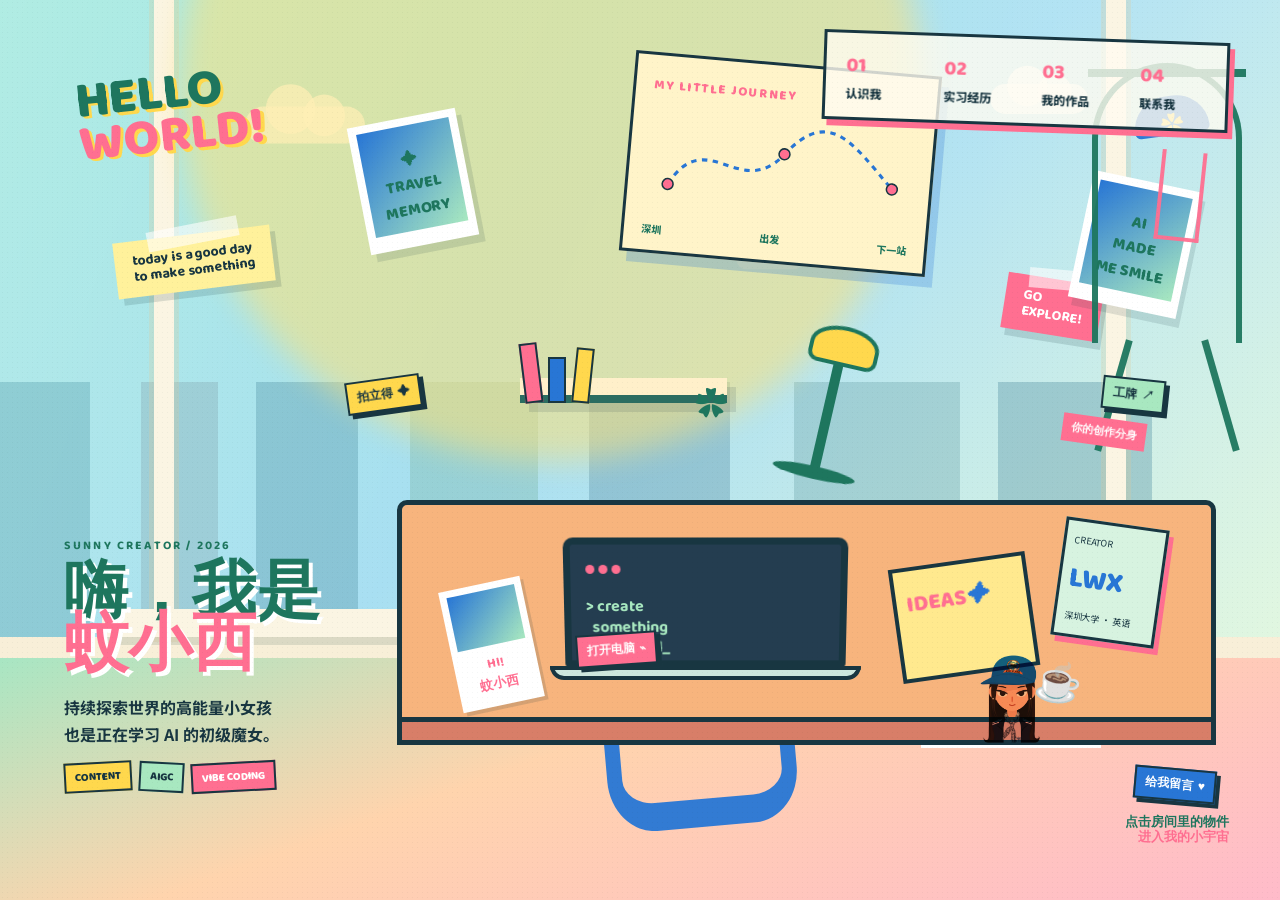
<file: index.html>
<!doctype html>
<html lang="zh-CN">
  <head>
    <meta charset="UTF-8" />
    <meta name="viewport" content="width=device-width, initial-scale=1.0" />
    <title>欢迎来到蚊小西的世界</title>
    <meta
      name="description"
      content="蚊小西的个人创作房间：内容运营、AIGC 视频、Vibe Coding 与个人作品。"
    />
    <link rel="preconnect" href="https://fonts.googleapis.com" />
    <link rel="preconnect" href="https://fonts.gstatic.com" crossorigin />
    <link
      href="https://fonts.googleapis.com/css2?family=Baloo+2:wght@500;600;700;800&family=Noto+Sans+SC:wght@400;500;700;800&display=swap"
      rel="stylesheet"
    />
    <link rel="stylesheet" href="styles.css" />
  </head>
  <body>
    <div class="loader" id="loader">
      <div class="loader-sun"></div>
      <div class="loader-window">
        <div class="loader-cloud cloud-one"></div>
        <div class="loader-cloud cloud-two"></div>
        <div class="loader-city"></div>
        <div class="loader-sill"></div>
      </div>
      <div class="loader-copy">
        <p class="eyebrow">LWX / PERSONAL WORLD</p>
        <h1>欢迎来到<br /><span>蚊小西的世界</span></h1>
        <p id="loadingLine">收集灵感中...</p>
        <div class="loader-progress"><span id="progressBar"></span></div>
      </div>
      <div class="loader-sticker sticker-star">✦</div>
      <div class="loader-sticker sticker-heart">♥</div>
    </div>

    <main class="room" id="room">
      <div class="sun-glow"></div>
      <div class="sky">
        <div class="sky-cloud cloud-a"></div>
        <div class="sky-cloud cloud-b"></div>
        <div class="sky-cloud cloud-c"></div>
        <div class="cityline"></div>
        <div class="window-frame window-frame-left"></div>
        <div class="window-frame window-frame-right"></div>
        <div class="window-sill"></div>
      </div>

      <div class="wall">
        <div class="wall-title">HELLO<br /><span>WORLD!</span></div>
        <div class="map-card">
          <span class="map-label">MY LITTLE JOURNEY</span>
          <svg viewBox="0 0 340 160" role="img" aria-label="旅途地图">
            <path d="M28 110 C72 28, 122 125, 174 59 S260 37, 315 92" />
            <circle cx="28" cy="110" r="7" />
            <circle cx="174" cy="59" r="7" />
            <circle cx="315" cy="92" r="7" />
          </svg>
          <div class="map-places"><span>深圳</span><span>出发</span><span>下一站</span></div>
        </div>
        <div class="tape-note note-one">today is a good day<br />to make something</div>
        <div class="tape-note note-two">GO<br />EXPLORE!</div>
        <div class="photo-polaroid polaroid-one"><div>✦<br />TRAVEL<br />MEMORY</div></div>
        <div class="photo-polaroid polaroid-two"><div>AI<br />MADE<br />ME SMILE</div></div>
        <div class="clothes-rack">
          <div class="rack-bar"></div>
          <div class="rack-leg leg-one"></div>
          <div class="rack-leg leg-two"></div>
          <div class="hat">✿</div>
          <div class="hanger"></div>
        </div>
      </div>

      <div class="floor"></div>

      <section class="desk-scene">
        <div class="desk-back">
          <div class="desk-lamp"><span></span></div>
          <div class="desk-shelf">
            <span class="book book-pink"></span>
            <span class="book book-blue"></span>
            <span class="book book-yellow"></span>
            <span class="tiny-plant">✿</span>
          </div>
        </div>
        <div class="desk-top">
          <div class="laptop">
            <div class="laptop-screen">
              <span class="terminal-dot"></span><span class="terminal-dot"></span><span class="terminal-dot"></span>
              <p>&gt; create<br />&nbsp; something<br />&nbsp; delightful_</p>
            </div>
            <div class="laptop-base"></div>
          </div>
          <div class="notebook"><span>IDEAS</span><i>✦</i></div>
          <div class="id-card"><span>CREATOR</span><strong>LWX</strong><small>深圳大学 · 英语</small></div>
          <div class="instant-photo">HI!<br /><b>蚊小西</b></div>
          <div class="coffee">☕</div>
          <div class="desk-edge"></div>
        </div>
        <div class="chair"></div>
        <div class="character-wrap">
          <div class="character-caption">你的创作分身</div>
          <img src="public/assets/lwx-character.png" alt="蚊小西的动漫人物分身" class="character" />
        </div>
      </section>

      <div class="hero-copy">
        <p class="eyebrow">SUNNY CREATOR / 2026</p>
        <h2>嗨，我是<br /><em>蚊小西</em></h2>
        <p class="hero-intro">持续探索世界的高能量小女孩<br />也是正在学习 AI 的初级魔女。</p>
        <div class="hero-tags"><span>CONTENT</span><span>AIGC</span><span>VIBE CODING</span></div>
      </div>

      <nav class="room-nav" aria-label="页面导航">
        <button class="nav-item" data-panel="about"><b>01</b><span>认识我</span></button>
        <button class="nav-item" data-panel="experience"><b>02</b><span>实习经历</span></button>
        <button class="nav-item" data-panel="works"><b>03</b><span>我的作品</span></button>
        <button class="nav-item" data-panel="contact"><b>04</b><span>联系我</span></button>
      </nav>

      <div class="hotspot hotspot-about" data-panel="about"><span>拍立得</span>✦</div>
      <div class="hotspot hotspot-experience" data-panel="experience"><span>工牌</span>↗</div>
      <div class="hotspot hotspot-works" data-panel="works"><span>打开电脑</span>⌁</div>
      <div class="hotspot hotspot-contact" data-panel="contact"><span>给我留言</span>♥</div>
      <div class="scroll-hint">点击房间里的物件<br /><span>进入我的小宇宙</span></div>
    </main>

    <div class="panel-backdrop" id="panelBackdrop"></div>
    <section class="content-panel" id="contentPanel" aria-hidden="true">
      <button class="panel-close" id="panelClose" aria-label="关闭">×</button>
      <div id="panelContent"></div>
    </section>

    <script src="script.js"></script>
  </body>
</html>
</file>
<file: styles.css>
:root {
  --mint: #a8e8c0;
  --green: #1e765e;
  --pink: #ff6f91;
  --coral: #ff8c73;
  --blue: #2876d5;
  --yellow: #ffd84d;
  --ink: #183641;
  --cream: #fff9ed;
  --paper: rgba(255, 252, 241, .93);
}

* { box-sizing: border-box; }
html, body { margin: 0; min-height: 100%; }
body {
  overflow: hidden;
  color: var(--ink);
  background: var(--cream);
  font-family: "Noto Sans SC", sans-serif;
}
button { font: inherit; }

.loader {
  position: fixed;
  inset: 0;
  z-index: 20;
  overflow: hidden;
  display: grid;
  place-items: center;
  background: #c3f3d2;
  transition: opacity .7s ease, visibility .7s ease;
}
.loader.is-done { opacity: 0; visibility: hidden; pointer-events: none; }
.loader-window {
  position: absolute;
  inset: 8vh 15vw 7vh;
  overflow: hidden;
  background: linear-gradient(#7ed2ef 0 58%, #d9f4d2 58%);
  border: 14px solid #fff8e6;
  box-shadow: 0 24px 0 rgba(27, 87, 76, .12), 0 35px 80px rgba(26, 96, 72, .18);
}
.loader-window:after { content: ""; position: absolute; inset: 0; background: linear-gradient(110deg, transparent 45%, rgba(255,255,255,.45) 50%, transparent 56%); }
.loader-city, .cityline {
  position: absolute;
  bottom: 0;
  width: 100%;
  height: 45%;
  background: linear-gradient(90deg, #62a8b5 0 7%, transparent 7% 11%, #8bb1ba 11% 17%, transparent 17% 20%, #5f9eb0 20% 28%, transparent 28% 32%, #82bdb1 32% 42%, transparent 42% 46%, #659ab0 46% 57%, transparent 57% 62%, #79aeb4 62% 75%, transparent 75% 78%, #609aaa 78% 90%, transparent 90%);
  opacity: .72;
}
.loader-sill { position: absolute; z-index: 2; bottom: 0; height: 12%; width: 100%; background: #fff9ed; }
.loader-sun { position: absolute; right: 14vw; top: 8vh; width: 150px; aspect-ratio: 1; border-radius: 50%; background: var(--yellow); opacity: .85; }
.loader-cloud, .sky-cloud { position: absolute; width: 150px; height: 46px; border-radius: 50px; background: rgba(255,255,255,.72); }
.loader-cloud:before, .sky-cloud:before { content: ""; position: absolute; left: 26px; bottom: 12px; width: 62px; height: 62px; border-radius: 50%; background: inherit; }
.loader-cloud:after, .sky-cloud:after { content: ""; position: absolute; right: 25px; bottom: 9px; width: 52px; height: 52px; border-radius: 50%; background: inherit; }
.cloud-one { top: 20%; left: 8%; } .cloud-two { top: 38%; right: 7%; transform: scale(.74); }
.loader-copy { position: relative; z-index: 4; text-align: center; margin-top: 3vh; }
.eyebrow { margin: 0 0 14px; letter-spacing: .18em; font: 700 12px "Baloo 2", sans-serif; color: var(--green); }
.loader h1 { margin: 0; color: var(--green); font-size: clamp(34px, 5vw, 70px); line-height: 1.08; letter-spacing: .04em; text-shadow: 4px 4px 0 #fff8e6; }
.loader h1 span { color: var(--pink); }
.loader-copy > p:last-of-type { margin: 20px 0 10px; color: var(--green); font-weight: 700; }
.loader-progress { width: min(270px, 55vw); height: 9px; margin: auto; border: 2px solid var(--green); border-radius: 9px; background: rgba(255,255,255,.4); overflow: hidden; }
.loader-progress span { display: block; width: 0; height: 100%; background: var(--pink); transition: width .15s linear; }
.loader-sticker { position: absolute; z-index: 3; font-size: 72px; color: var(--pink); transform: rotate(-18deg); }
.sticker-star { top: 13vh; left: 11vw; color: var(--yellow); } .sticker-heart { right: 12vw; bottom: 15vh; }

.room { position: relative; height: 100vh; min-height: 680px; overflow: hidden; background: var(--cream); isolation: isolate; }
.room:before { content: ""; position: absolute; inset: 0; z-index: 10; pointer-events: none; opacity: .2; background-image: radial-gradient(rgba(24,54,65,.22) .7px, transparent .7px); background-size: 5px 5px; mix-blend-mode: multiply; }
.sun-glow { position: absolute; z-index: 1; width: 58vw; height: 58vw; max-width: 800px; max-height: 800px; left: 14vw; top: -22vw; border-radius: 50%; background: rgba(255,225,119,.54); filter: blur(15px); }
.sky { position: absolute; z-index: 0; inset: 0 0 28%; background: linear-gradient(140deg, #9de8dc, #a8dff2 53%, #d8f4d7); border-bottom: 11px solid #f8efd8; }
.sky:after { content: ""; position: absolute; inset: 0; background: linear-gradient(110deg, rgba(255,255,255,.2), transparent 40%, rgba(255,255,255,.24)); }
.sky-cloud { z-index: 1; transform: scale(.8); } .cloud-a { top: 16%; left: 18%; } .cloud-b { top: 12%; right: 13%; transform: scale(.65); } .cloud-c { top: 37%; right: 34%; transform: scale(.45); opacity: .5; }
.cityline { z-index: 2; height: 40%; opacity: .42; background-color: transparent; bottom: 0; }
.window-frame { position: absolute; z-index: 3; top: 0; bottom: 0; width: 20px; background: #fbf5e3; box-shadow: 0 0 0 5px rgba(223, 197, 146, .25); }
.window-frame-left { left: 12%; } .window-frame-right { right: 12%; }
.window-sill { position: absolute; z-index: 4; bottom: 0; left: 8%; right: 8%; height: 28px; background: #fbf5e3; box-shadow: 0 8px 0 rgba(91, 115, 105, .18); }
.wall { position: absolute; z-index: 3; inset: 0; pointer-events: none; }
.wall-title { position: absolute; top: 8%; left: 6%; color: var(--green); font: 800 clamp(30px, 4vw, 68px)/.84 "Baloo 2", sans-serif; transform: rotate(-6deg); text-shadow: 3px 3px 0 var(--yellow); }
.wall-title span { color: var(--pink); }
.map-card { position: absolute; top: 7%; right: 27%; width: min(310px, 24vw); padding: 14px 18px; background: #fff4c9; border: 3px solid var(--ink); transform: rotate(5deg); box-shadow: 8px 10px 0 rgba(40,118,213,.25); }
.map-label { font: 800 13px "Baloo 2"; color: var(--pink); letter-spacing: .12em; }
.map-card svg { width: 100%; margin: 2px 0 -6px; } .map-card path { fill: none; stroke: var(--blue); stroke-width: 4; stroke-dasharray: 7 7; } .map-card circle { fill: var(--pink); stroke: var(--ink); stroke-width: 2; }
.map-places { display: flex; justify-content: space-between; color: var(--green); font-size: 10px; font-weight: 800; }
.tape-note { position: absolute; padding: 12px 18px; background: #fff19b; font: 700 14px "Baloo 2", sans-serif; line-height: 1.15; box-shadow: 5px 7px 0 rgba(24,54,65,.15); }
.tape-note:before { content: ""; position: absolute; top: -10px; left: 22%; width: 58%; height: 20px; background: rgba(255,255,255,.6); transform: rotate(-4deg); }
.note-one { top: 26%; left: 9%; transform: rotate(-7deg); } .note-two { top: 31%; right: 14%; background: var(--pink); color: #fff; transform: rotate(9deg); }
.photo-polaroid { position: absolute; padding: 8px 8px 16px; background: #fff; color: var(--green); text-align: center; font: 800 16px "Baloo 2"; box-shadow: 5px 8px 0 rgba(24,54,65,.13); }
.photo-polaroid div { width: 94px; aspect-ratio: 1 / 1.12; padding-top: 22px; background: linear-gradient(135deg, var(--blue), var(--mint)); }
.polaroid-one { left: 28%; top: 13%; transform: rotate(-11deg); } .polaroid-two { right: 7%; top: 20%; transform: rotate(12deg); }
.clothes-rack { position: absolute; top: 7%; right: 3%; width: 150px; height: 280px; border: 6px solid var(--green); border-bottom: 0; border-radius: 90px 90px 0 0; opacity: .95; }
.rack-bar { position: absolute; left: -10px; right: -10px; top: 0; height: 8px; background: var(--green); } .rack-leg { position: absolute; bottom: -110px; width: 7px; height: 115px; background: var(--green); } .leg-one { left: 12px; transform: rotate(16deg); } .leg-two { right: 12px; transform: rotate(-16deg); }
.hat { position: absolute; top: 27px; left: 35px; width: 75px; height: 39px; padding-top: 10px; border-radius: 45px 45px 8px 8px; background: var(--blue); color: var(--yellow); text-align: center; font-size: 23px; transform: rotate(-8deg); } .hanger { position: absolute; top: 82px; left: 60px; width: 45px; height: 90px; border: 4px solid var(--pink); border-top: 0; transform: rotate(6deg); }
.floor { position: absolute; z-index: 2; inset: 72% 0 0; background: linear-gradient(160deg, #a8e6c3, #ffd4ad 42%, #ffbbca); border-top: 10px solid #f8efd8; }
.desk-scene { position: absolute; z-index: 5; left: 31%; right: 5%; bottom: 7%; height: 55%; min-height: 390px; }
.desk-back { position: absolute; inset: 0 11% 27% 5%; }
.desk-shelf { position: absolute; left: 12%; top: 10%; width: 30%; height: 25px; border-bottom: 8px solid #2b6d61; background: #fff0ca; box-shadow: 9px 9px 0 rgba(24,54,65,.12); }
.book { display: inline-block; width: 18px; height: 60px; margin: -35px 2px 0; vertical-align: bottom; border: 2px solid var(--ink); } .book-pink { background: var(--pink); transform: rotate(-7deg); } .book-blue { background: var(--blue); height: 46px; } .book-yellow { background: var(--yellow); transform: rotate(6deg); height: 55px; } .tiny-plant { float: right; font-size: 32px; color: var(--green); }
.desk-lamp { position: absolute; left: 54%; top: 1%; width: 10px; height: 125px; background: var(--green); transform: rotate(13deg); transform-origin: bottom; } .desk-lamp:before { content: ""; position: absolute; left: -28px; top: -23px; width: 62px; height: 32px; border-radius: 50% 50% 10px 10px; background: var(--yellow); border: 4px solid var(--green); } .desk-lamp span { position: absolute; bottom: -8px; left: -37px; width: 84px; height: 13px; border-radius: 50%; background: var(--green); }
.desk-top { position: absolute; left: 0; right: 0; bottom: 22%; height: 46%; background: #f7b47d; border: 5px solid var(--ink); border-radius: 10px; box-shadow: 0 17px 0 rgba(24,54,65,.15); }
.desk-edge { position: absolute; left: -5px; right: -5px; bottom: -22px; height: 28px; background: #d87e68; border: 5px solid var(--ink); }
.laptop { position: absolute; left: 20%; top: 15%; width: 35%; } .laptop-screen { height: 130px; padding: 15px; border: 7px solid var(--ink); border-radius: 10px 10px 4px 4px; background: #243d50; color: #a8e8c0; font: 700 16px/1.3 "Baloo 2"; transform: perspective(420px) rotateX(-4deg); } .terminal-dot { display: inline-block; width: 9px; height: 9px; margin-right: 4px; border-radius: 50%; background: var(--pink); } .laptop-base { height: 14px; margin: -2px -14px 0; border: 4px solid var(--ink); border-radius: 0 0 14px 14px; background: #cde7dd; }
.notebook { position: absolute; right: 22%; top: 25%; width: 17%; aspect-ratio: 1.2; padding: 16px 10px; border: 4px solid var(--ink); background: #ffe98e; color: var(--pink); transform: rotate(-8deg); font: 800 22px "Baloo 2"; } .notebook i { color: var(--blue); }
.id-card { position: absolute; right: 6%; top: 8%; width: 104px; padding: 12px 8px; background: #d7f3e0; border: 3px solid var(--ink); transform: rotate(8deg); box-shadow: 5px 6px 0 var(--pink); } .id-card span, .id-card small { display: block; font-size: 9px; } .id-card strong { display: block; margin: 10px 0 8px; color: var(--blue); font: 800 28px "Baloo 2"; }
.instant-photo { position: absolute; left: 6%; bottom: 8%; width: 83px; padding: 7px 7px 11px; background: #fff; color: var(--pink); text-align: center; font: 700 13px "Baloo 2"; transform: rotate(-12deg); box-shadow: 3px 4px 0 rgba(24,54,65,.15); } .instant-photo:before { content: ""; display: block; height: 55px; margin-bottom: 8px; background: linear-gradient(135deg, var(--blue), var(--mint)); }
.coffee { position: absolute; right: 16%; bottom: 8%; font-size: 38px; transform: rotate(8deg); }
.chair { position: absolute; z-index: -1; left: 25%; bottom: 2%; width: 190px; height: 220px; border: 15px solid var(--blue); border-bottom-width: 28px; border-radius: 48% 48% 24% 24%; transform: rotate(-5deg); opacity: .95; }
.character-wrap { position: absolute; right: 14%; bottom: 18%; width: 180px; height: 330px; pointer-events: none; } .character { position: absolute; inset: 0; width: 100%; height: 100%; object-fit: contain; object-position: bottom; mix-blend-mode: multiply; filter: saturate(1.1) contrast(1.03); } .character-caption { position: absolute; z-index: 2; top: 0; right: -45px; padding: 5px 9px; background: var(--pink); color: white; font: 700 11px "Baloo 2"; transform: rotate(8deg); }
.hero-copy { position: absolute; z-index: 7; left: 5%; bottom: 12%; max-width: 350px; } .hero-copy h2 { margin: 0; font: 800 clamp(40px, 5vw, 76px)/.82 "Baloo 2"; color: var(--green); text-shadow: 4px 4px 0 #fff; } .hero-copy h2 em { color: var(--pink); font-style: normal; } .hero-intro { margin: 20px 0 14px; font-weight: 700; line-height: 1.7; } .hero-tags { display: flex; flex-wrap: wrap; gap: 7px; } .hero-tags span { padding: 4px 9px; background: var(--yellow); border: 2px solid var(--ink); font: 800 11px "Baloo 2"; transform: rotate(-3deg); } .hero-tags span:nth-child(2) { background: var(--mint); transform: rotate(3deg); } .hero-tags span:nth-child(3) { background: var(--pink); color: #fff; }
.room-nav { position: absolute; z-index: 9; top: 4%; right: 4%; display: flex; gap: 8px; padding: 8px; background: rgba(255,252,241,.8); border: 3px solid var(--ink); box-shadow: 5px 6px 0 var(--pink); transform: rotate(2deg); } .nav-item { display: grid; gap: 3px; min-width: 90px; padding: 8px 12px; color: var(--ink); border: 0; background: transparent; cursor: pointer; text-align: left; } .nav-item:hover { background: var(--mint); } .nav-item b { color: var(--pink); font: 800 20px "Baloo 2"; } .nav-item span { font-size: 12px; font-weight: 800; }
.hotspot { position: absolute; z-index: 9; padding: 5px 9px; color: var(--ink); border: 2px solid var(--ink); cursor: pointer; font: 800 12px "Baloo 2"; box-shadow: 4px 4px 0 var(--ink); transition: transform .2s; } .hotspot:hover { transform: translateY(-5px) rotate(-3deg); } .hotspot span { margin-right: 5px; } .hotspot-about { left: 27%; top: 42%; background: var(--yellow); transform: rotate(-8deg); } .hotspot-experience { right: 9%; top: 42%; background: var(--mint); transform: rotate(6deg); } .hotspot-works { left: 45%; bottom: 26%; background: var(--pink); color: white; transform: rotate(-4deg); } .hotspot-contact { right: 5%; bottom: 11%; background: var(--blue); color: white; transform: rotate(5deg); }
.scroll-hint { position: absolute; z-index: 9; right: 4%; bottom: 6%; color: var(--green); text-align: right; font: 700 13px/1.2 "Baloo 2"; } .scroll-hint span { color: var(--pink); }

.panel-backdrop { position: fixed; z-index: 12; inset: 0; background: rgba(24,54,65,.36); opacity: 0; pointer-events: none; transition: opacity .3s; } .panel-backdrop.is-open { opacity: 1; pointer-events: auto; }
.content-panel { position: fixed; z-index: 13; right: 2.5vw; top: 3vh; bottom: 3vh; width: min(650px, 91vw); padding: 45px clamp(24px, 5vw, 60px); overflow: auto; background: var(--paper); border: 4px solid var(--ink); box-shadow: 14px 14px 0 var(--pink); transform: translateX(110%) rotate(3deg); transition: transform .45s cubic-bezier(.2,.85,.25,1); } .content-panel.is-open { transform: translateX(0) rotate(0); } .panel-close { position: absolute; right: 17px; top: 12px; width: 40px; height: 40px; border: 3px solid var(--ink); border-radius: 50%; background: var(--yellow); color: var(--ink); font-size: 25px; line-height: 1; cursor: pointer; }
.panel-kicker { color: var(--pink); font: 800 14px "Baloo 2"; letter-spacing: .15em; } .panel-title { margin: 4px 0 22px; color: var(--green); font: 800 clamp(38px, 6vw, 70px)/.9 "Baloo 2"; } .panel-title em { color: var(--pink); font-style: normal; } .panel-lead { font-size: 16px; line-height: 1.8; } .panel-section { margin-top: 25px; padding-top: 18px; border-top: 3px dashed var(--mint); } .panel-section h3 { margin: 0 0 9px; color: var(--blue); font: 800 22px "Baloo 2"; } .panel-section p { margin: 0; line-height: 1.8; } .stat-grid { display: grid; grid-template-columns: repeat(3, 1fr); gap: 10px; margin-top: 18px; } .stat { padding: 12px 8px; background: var(--mint); border: 2px solid var(--ink); text-align: center; } .stat strong { display: block; color: var(--pink); font: 800 25px "Baloo 2"; } .stat small { font-size: 11px; }
.timeline-item { position: relative; margin: 20px 0; padding-left: 27px; border-left: 3px solid var(--pink); } .timeline-item:before { content: ""; position: absolute; left: -9px; top: 4px; width: 13px; height: 13px; border-radius: 50%; background: var(--yellow); border: 2px solid var(--ink); } .timeline-item h4 { margin: 0; color: var(--green); font-size: 17px; } .timeline-item .date { color: var(--pink); font: 700 13px "Baloo 2"; }
.work-grid { display: grid; grid-template-columns: repeat(2, 1fr); gap: 12px; } .work-card { min-height: 130px; padding: 16px; border: 3px solid var(--ink); background: var(--mint); box-shadow: 5px 5px 0 var(--ink); } .work-card:nth-child(2) { background: #ffd6df; } .work-card:nth-child(3) { background: #c8e6ff; } .work-card:nth-child(4) { background: #fff0a1; } .work-card h4 { margin: 0 0 8px; color: var(--green); font: 800 22px "Baloo 2"; } .work-card p { margin: 0; font-size: 13px; line-height: 1.55; }
.contact-card { padding: 20px; background: var(--blue); color: #fff; border: 4px solid var(--ink); transform: rotate(-2deg); } .contact-card a { color: #fff39c; font-weight: 800; text-decoration: none; } .contact-card p { margin: 8px 0; }

@media (max-width: 850px) {
  body { overflow: auto; }
  .room { min-height: 780px; height: auto; }
  .sky { inset: 0 0 42%; } .floor { inset: 72% 0 0; }
  .wall-title { top: 10%; left: 5%; font-size: 35px; } .map-card { top: 10%; right: 6%; width: 190px; } .map-card svg { height: 65px; } .photo-polaroid, .tape-note, .clothes-rack { display: none; }
  .desk-scene { left: 5%; right: 2%; bottom: 13%; height: 48%; min-height: 360px; } .desk-back { inset: 0 2% 28% 0; } .desk-top { height: 43%; } .laptop { left: 17%; width: 45%; } .laptop-screen { height: 95px; font-size: 12px; } .notebook { right: 20%; font-size: 15px; } .character-wrap { right: 2%; bottom: 18%; width: 130px; height: 245px; }
  .hero-copy { left: 6%; bottom: 4%; max-width: 290px; } .hero-copy h2 { font-size: 43px; } .hero-intro { margin: 10px 0; font-size: 13px; } .room-nav { top: 2%; right: 3%; left: 3%; justify-content: space-between; gap: 0; } .nav-item { min-width: 0; flex: 1; padding: 5px; } .nav-item span { font-size: 10px; } .nav-item b { font-size: 15px; }
  .hotspot-about { left: 10%; top: 45%; } .hotspot-experience { right: 5%; top: 50%; } .hotspot-works { left: 32%; bottom: 28%; } .hotspot-contact { right: 4%; bottom: 6%; } .scroll-hint { display: none; }
}
@media (max-width: 540px) {
  .loader-window { inset: 17vh 5vw 25vh; } .loader h1 { font-size: 38px; } .loader-sun { right: 5vw; top: 11vh; width: 80px; }
  .room { min-height: 720px; } .wall-title { top: 11%; } .map-card { width: 158px; padding: 8px; } .map-label { font-size: 9px; } .map-places { font-size: 8px; }
  .desk-scene { bottom: 16%; min-height: 290px; } .desk-shelf { display: none; } .desk-lamp { display: none; } .chair { left: 18%; width: 120px; height: 140px; } .character-wrap { width: 108px; height: 205px; } .character-caption { right: -20px; font-size: 9px; } .id-card { transform: scale(.75) rotate(8deg); transform-origin: top right; } .instant-photo { transform: scale(.75) rotate(-12deg); transform-origin: bottom left; } .coffee { font-size: 25px; }
  .hero-copy { bottom: 5%; } .hero-tags span { font-size: 9px; } .hotspot { font-size: 10px; } .work-grid { grid-template-columns: 1fr; } .stat-grid { gap: 5px; } .stat strong { font-size: 20px; }
}
</file>
